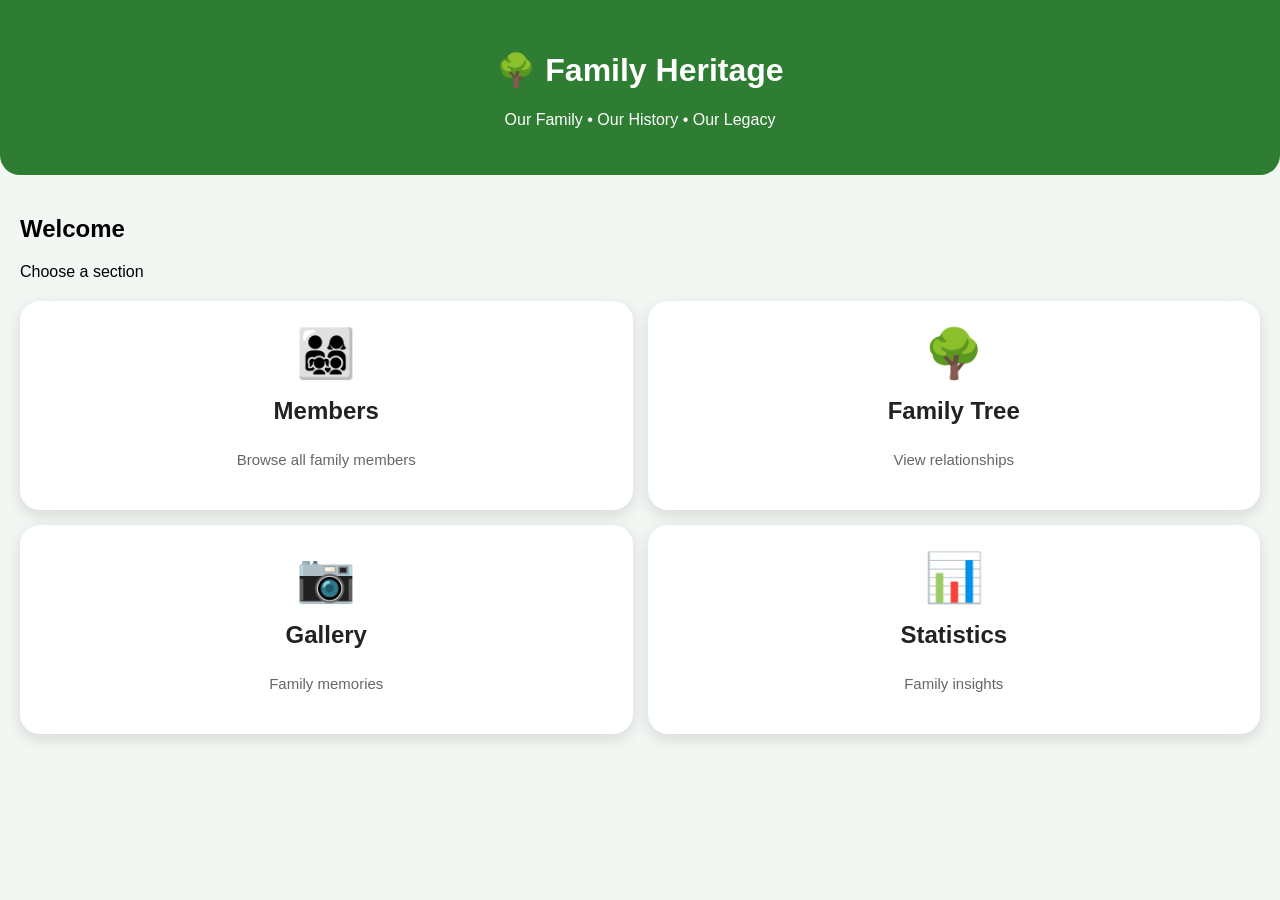
<file: index.html>
<!DOCTYPE html>
<html lang="en">

<head>

<meta charset="UTF-8">

<meta name="viewport" content="width=device-width, initial-scale=1.0">

<title>Family Heritage</title>

<link rel="stylesheet" href="assets/css/main.css">

</head>

<body>

<header>

<h1>🌳 Family Heritage</h1>

<p>Our Family • Our History • Our Legacy</p>

</header>

<div class="container">

<h2>Welcome</h2>

<p>Choose a section</p>

<div class="menu">

    <a href="members.html" class="menu-card">
        <div class="icon">👨‍👩‍👧‍👦</div>
        <h3>Members</h3>
        <p>Browse all family members</p>
    </a>

    <a href="tree.html" class="menu-card">
        <div class="icon">🌳</div>
        <h3>Family Tree</h3>
        <p>View relationships</p>
    </a>

    <a href="gallery.html" class="menu-card">
        <div class="icon">📷</div>
        <h3>Gallery</h3>
        <p>Family memories</p>
    </a>

    <a href="statistics.html" class="menu-card">
        <div class="icon">📊</div>
        <h3>Statistics</h3>
        <p>Family insights</p>
    </a>

</div>

</div>

<script src="assets/js/app.js"></script>

</body>

</html>
</file>
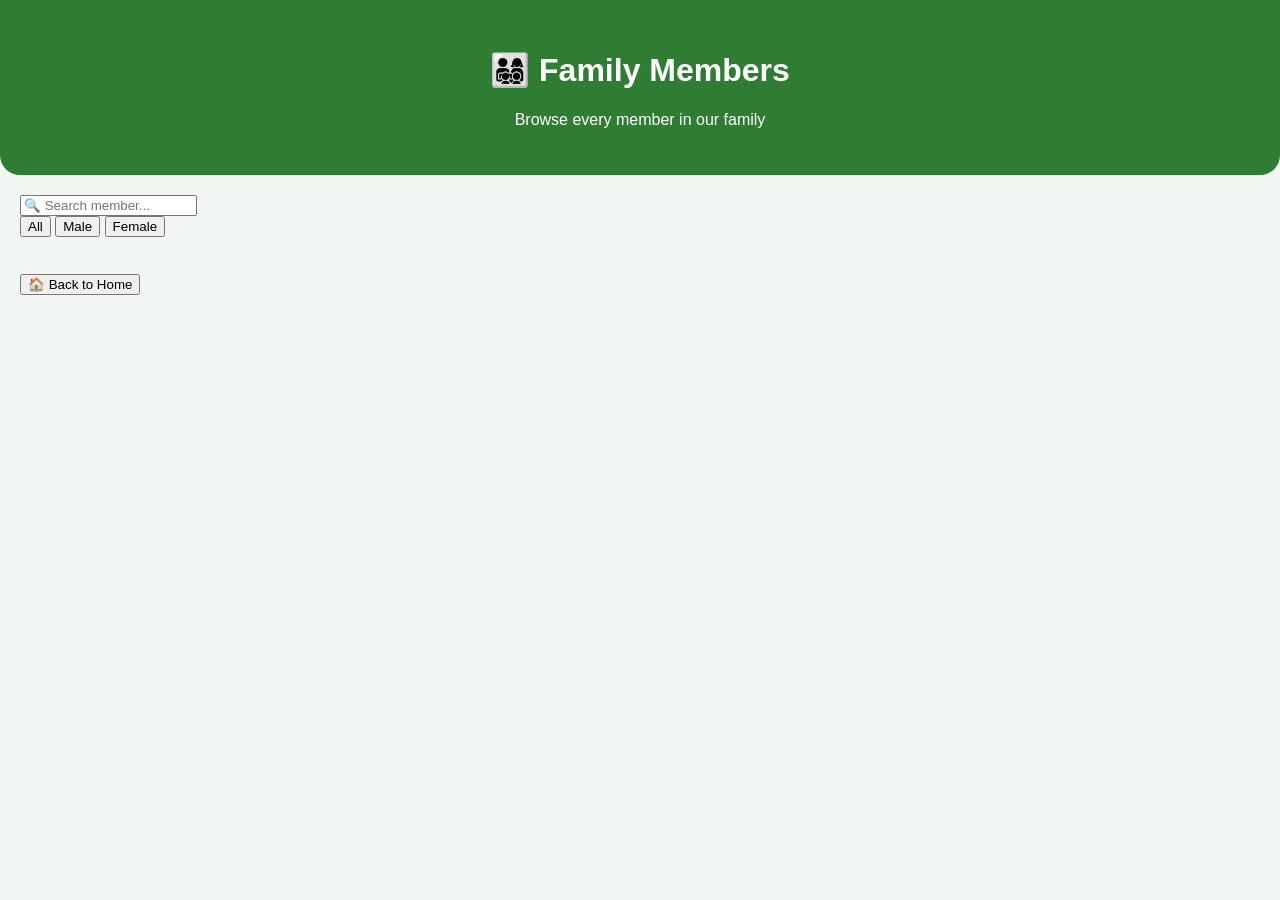
<file: members.html>
<!DOCTYPE html>
<html lang="en">

<head>

<meta charset="UTF-8">

<meta name="viewport" content="width=device-width, initial-scale=1.0">

<title>Family Members</title>

<link rel="stylesheet" href="assets/css/main.css">

</head>

<body>

<header>

<h1>👨‍👩‍👧‍👦 Family Members</h1>

<p>Browse every member in our family</p>

</header>

<div class="container">

<input
id="searchBox"
type="text"
placeholder="🔍 Search member...">

<div class="filter-bar">

<button onclick="showAll()">All</button>

<button onclick="showMale()">Male</button>

<button onclick="showFemale()">Female</button>

</div>

<h3 id="memberCount"></h3>

<div id="memberList"></div>

<br>

<button onclick="window.location='index.html'">
🏠 Back to Home
</button>

</div>

<script src="assets/js/app.js"></script>

</body>

</html>
</file>
<file: assets/css/main.css>
body{
margin:0;
font-family:Arial,sans-serif;
background:#f3f7f3;
}

header{
background:#2e7d32;
color:white;
padding:30px;
text-align:center;
border-radius:0 0 20px 20px;
}

.container{
padding:20px;
}

.menu{
display:grid;
grid-template-columns:repeat(2,1fr);
gap:15px;
margin-top:20px;
}

.menu-card{
background:white;
padding:25px;
border-radius:20px;
text-align:center;
text-decoration:none;
color:#222;
box-shadow:0 5px 15px rgba(0,0,0,.12);
transition:.3s;
}

.menu-card:hover{
transform:translateY(-5px);
}

.menu-card h3{
margin-top:10px;
}

.menu-card{
    text-decoration:none;
    color:#222;
}

.menu-card .icon{
    font-size:48px;
    margin-bottom:15px;
}

.menu-card h3{
    font-size:24px;
    font-weight:700;
}

.menu-card p{
    font-size:15px;
    color:#666;
    line-height:1.4;
}

.member-card{

background:white;

border-radius:20px;

padding:25px;

margin-bottom:20px;

text-align:center;

box-shadow:0 5px 15px rgba(0,0,0,.08);

}

.member-photo{

width:90px;

height:90px;

border-radius:50%;

display:block;

margin:auto;

margin-bottom:15px;

border:4px solid #2e7d32;

}

.badge{

display:inline-block;

background:#E8F5E9;

padding:6px 15px;

border-radius:30px;

font-weight:bold;

color:#2E7D32;

margin-bottom:15px;

}
</file>
